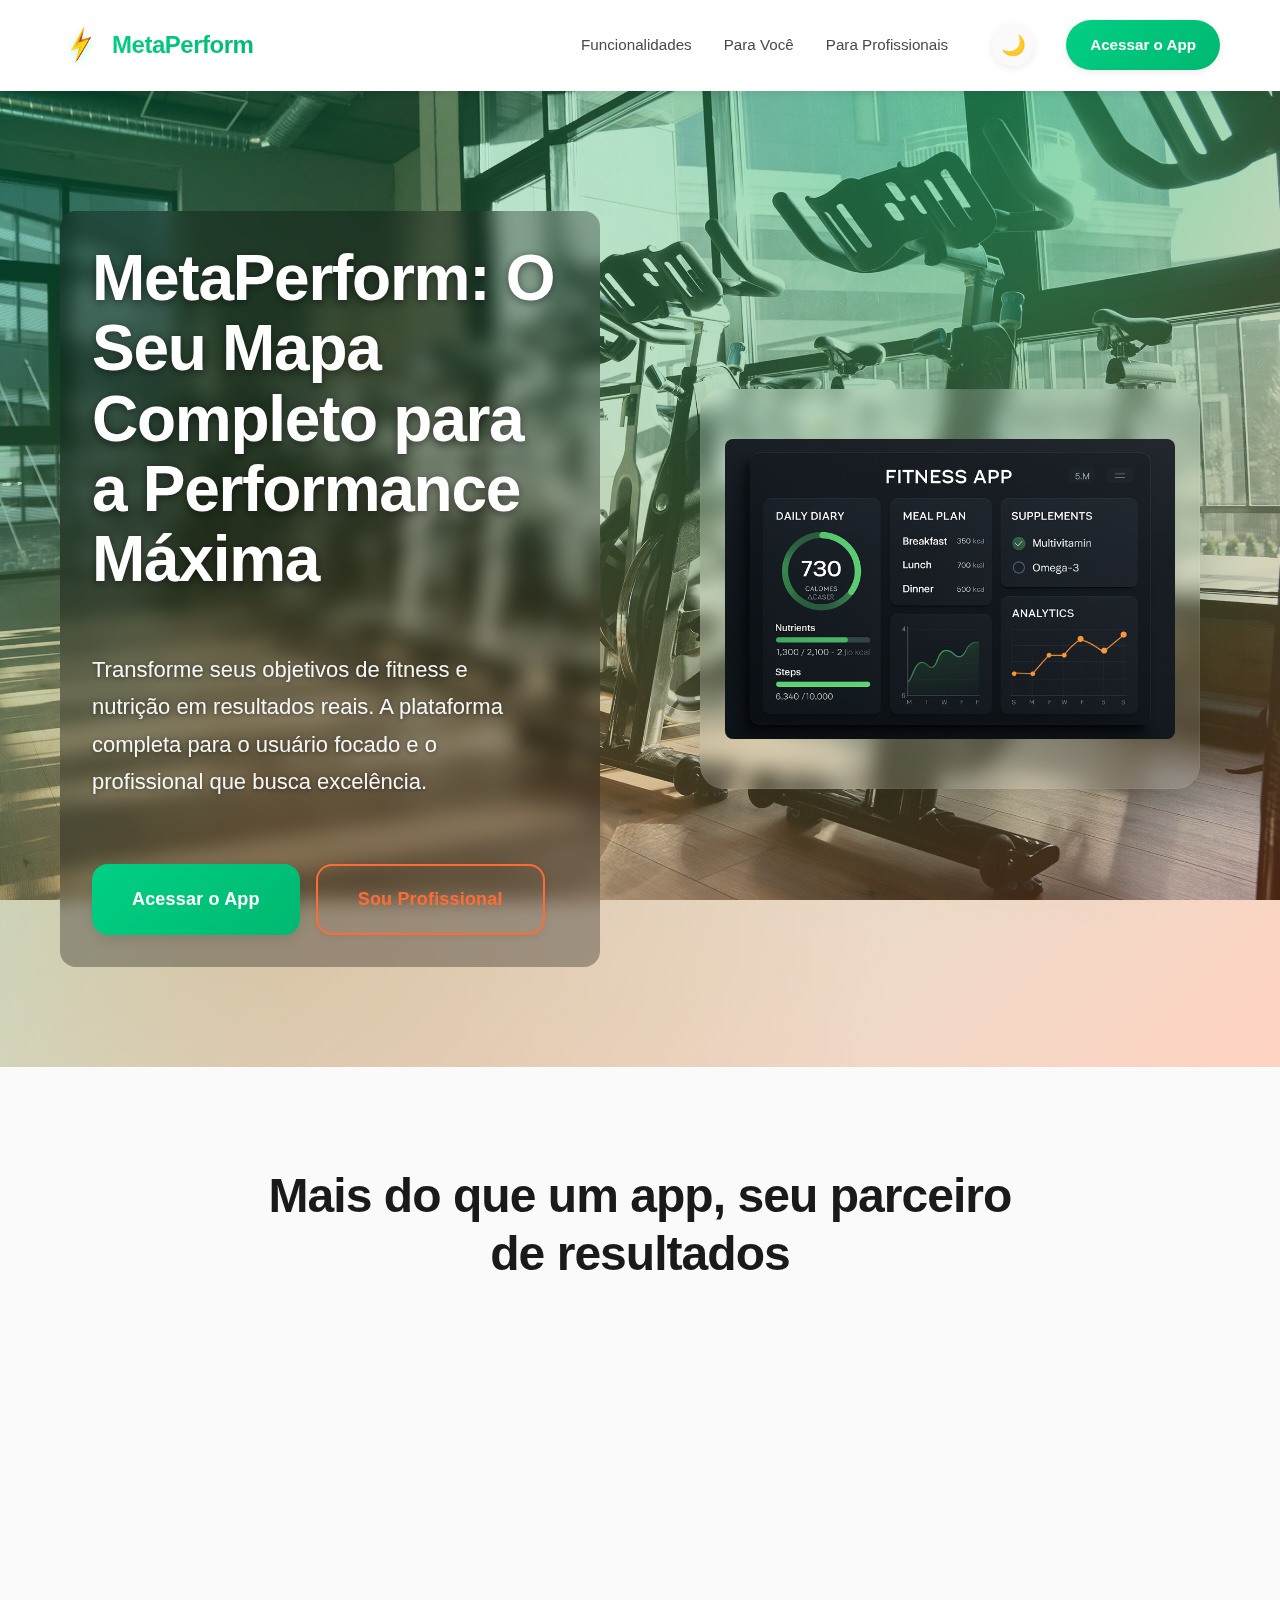
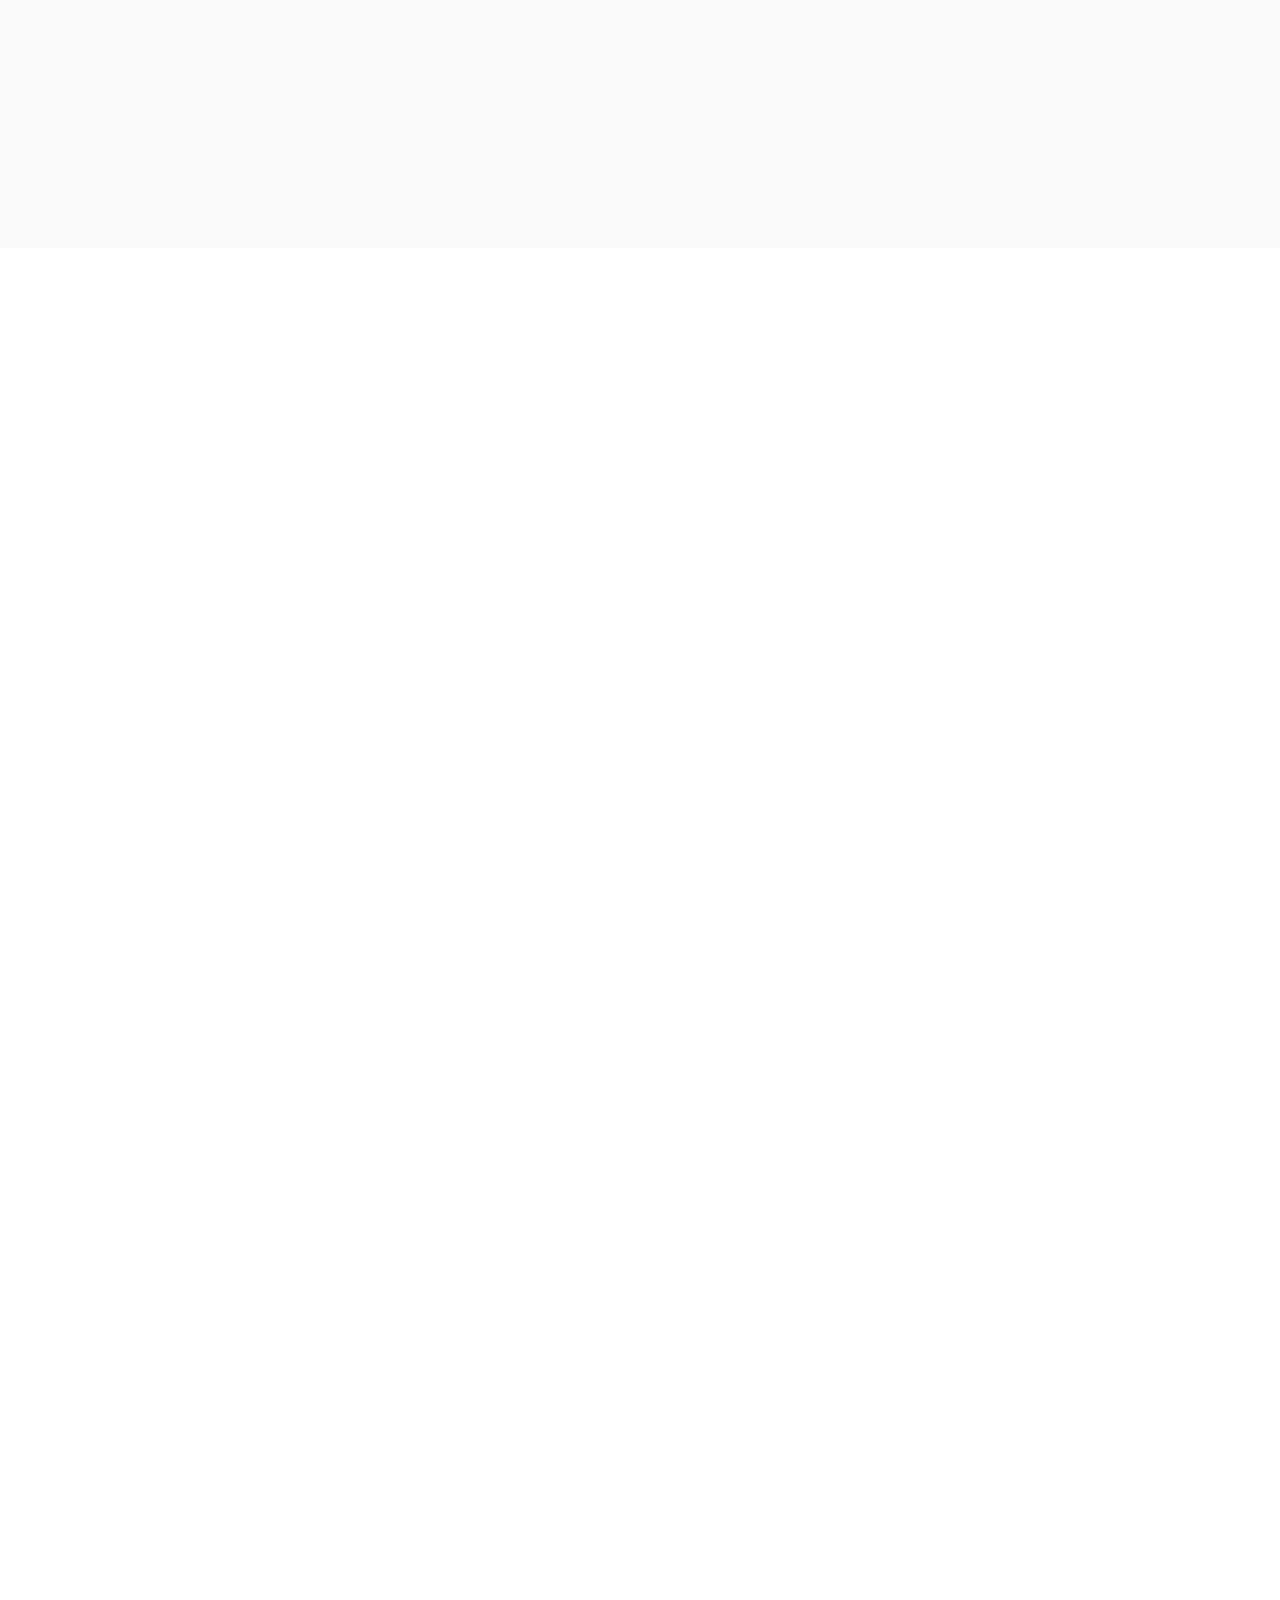
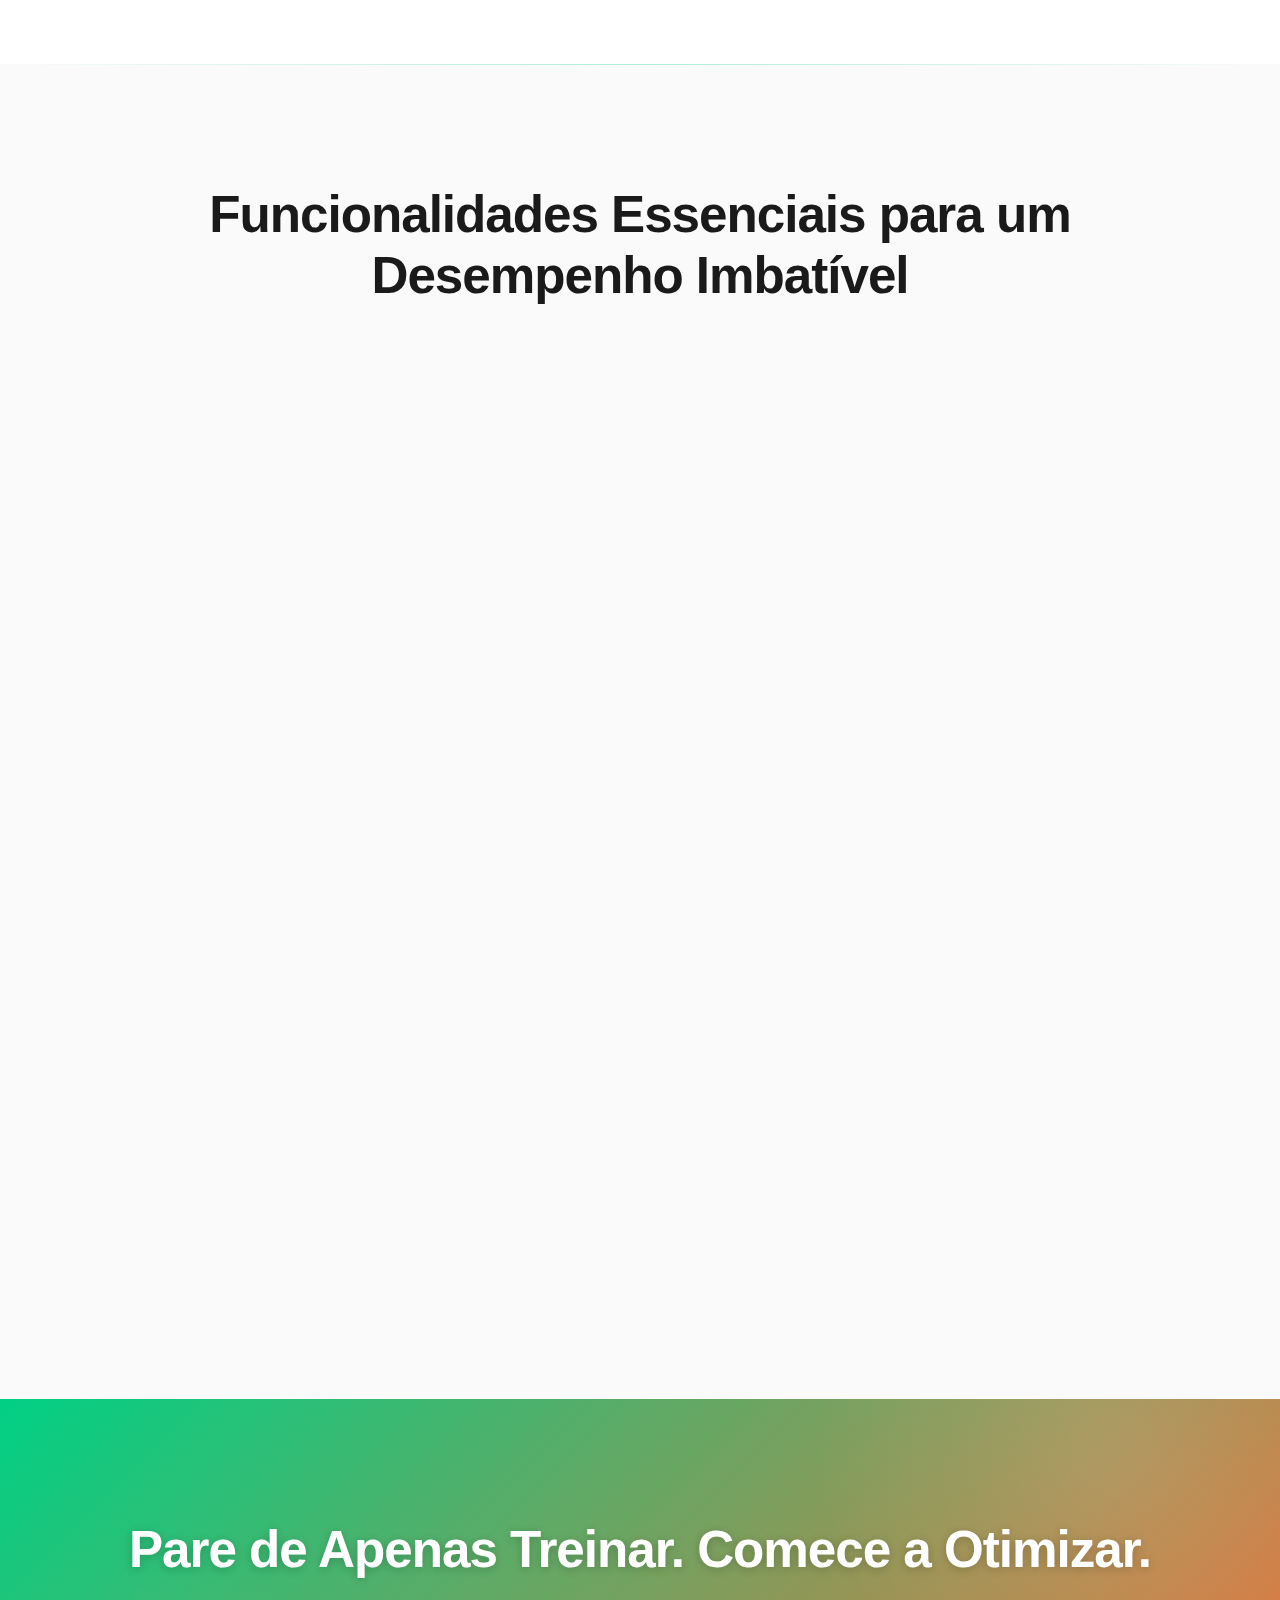
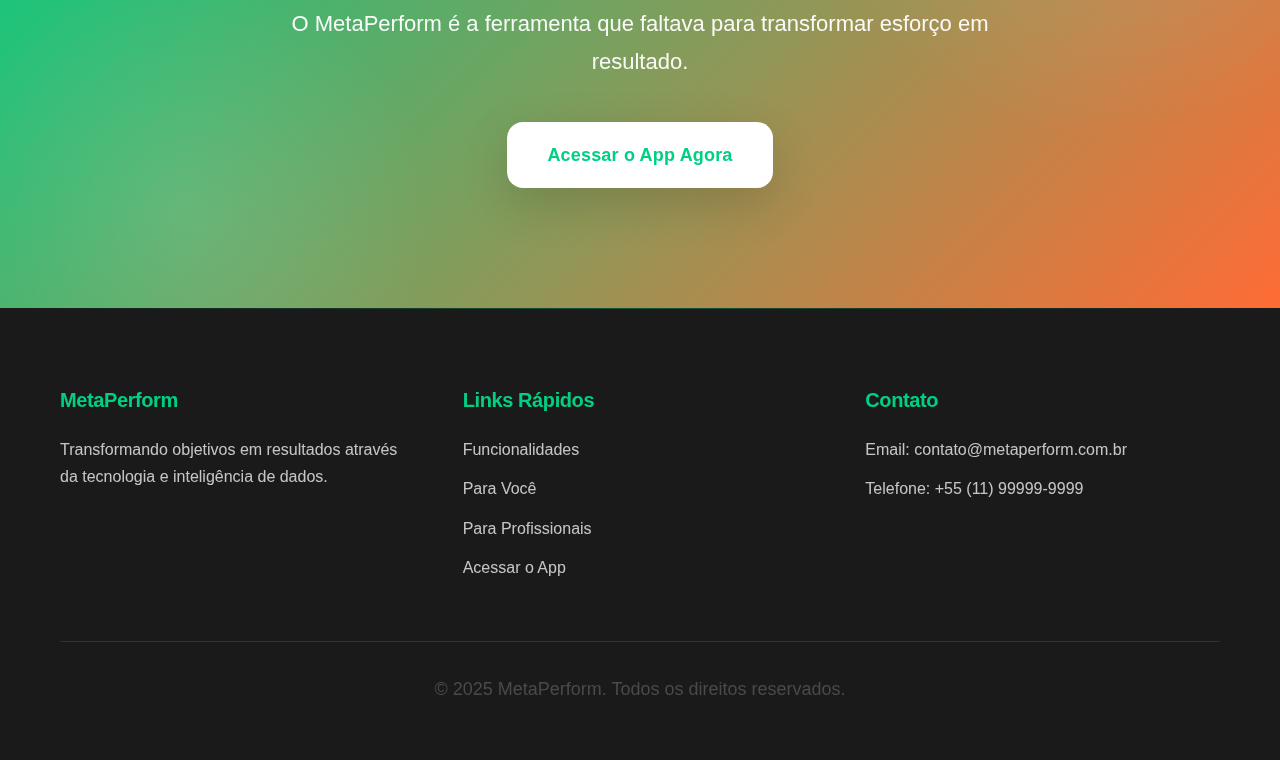
<file: index.html>
<!DOCTYPE html>
<html lang="pt-BR">
  <head>
    <meta charset="UTF-8" />
    <meta name="viewport" content="width=device-width, initial-scale=1.0" />
    <title>MetaPerform - Seu Mapa Completo para a Performance Máxima</title>
    <meta
      name="description"
      content="Transforme seus objetivos de fitness e nutrição em resultados reais. A plataforma completa para usuários focados e profissionais que buscam excelência."
    />
    <!-- Favicon -->
    <link rel="icon" type="image/png" href="assets/images/favicon.png" />
    <link
      rel="shortcut icon"
      type="image/png"
      href="assets/images/favicon.png"
    />
    <!-- Theme initialization script - Must run before CSS -->
    <script>
      (function () {
        function getSystemTheme() {
          if (
            window.matchMedia &&
            window.matchMedia("(prefers-color-scheme: dark)").matches
          ) {
            return "dark";
          }
          return "light";
        }

        function getTheme() {
          try {
            const savedTheme = localStorage.getItem("theme");
            if (savedTheme === "dark" || savedTheme === "light") {
              return savedTheme;
            }
          } catch (e) {
            // localStorage não disponível
          }
          return getSystemTheme();
        }

        // Aplicar tema imediatamente antes do CSS carregar
        const theme = getTheme();
        document.documentElement.setAttribute("data-theme", theme);
      })();
    </script>
    <link rel="stylesheet" href="assets/css/styles.css" />
  </head>
  <body>
    <!-- Navigation Bar -->
    <nav class="navbar">
      <div class="container">
        <div class="navbar-content">
          <div class="logo">
            <img
              src="assets/images/logo.png"
              alt="MetaPerform Logo"
              class="logo-icon"
            />
            <span class="logo-text">MetaPerform</span>
          </div>
          <div class="nav-links">
            <a href="#features" class="nav-link">Funcionalidades</a>
            <a href="#for-users" class="nav-link">Para Você</a>
            <a href="#for-professionals" class="nav-link">Para Profissionais</a>
            <button
              id="themeToggle"
              class="theme-toggle"
              onclick="toggleTheme()"
              aria-label="Alternar tema"
            >
              <span id="themeToggleIcon" class="theme-toggle-icon">🌙</span>
            </button>
            <a href="https://app.metaperform.com.br" class="nav-link nav-cta"
              >Acessar o App</a
            >
          </div>
          <button
            class="mobile-menu-btn"
            id="mobileMenuBtn"
            aria-label="Menu mobile"
          >
            <span></span>
            <span></span>
            <span></span>
          </button>
        </div>
      </div>
    </nav>

    <!-- Mobile Menu -->
    <div class="mobile-menu" id="mobileMenu">
      <a href="#features" class="mobile-link">Funcionalidades</a>
      <a href="#for-users" class="mobile-link">Para Você</a>
      <a href="#for-professionals" class="mobile-link">Para Profissionais</a>
      <button
        id="themeToggleMobile"
        class="theme-toggle mobile-link"
        onclick="toggleTheme()"
        style="margin-top: 1rem"
      >
        <span id="themeToggleIconMobile" class="theme-toggle-icon">🌙</span>
        <span>Tema</span>
      </button>
      <a href="https://app.metaperform.com.br" class="mobile-link mobile-cta"
        >Acessar o App</a
      >
    </div>

    <!-- Hero Section -->
    <section class="hero">
      <div class="container">
        <div class="hero-content">
          <h1 class="hero-title">
            MetaPerform: O Seu Mapa Completo para a Performance Máxima
          </h1>
          <p class="hero-subtitle">
            Transforme seus objetivos de fitness e nutrição em resultados reais.
            A plataforma completa para o usuário focado e o profissional que
            busca excelência.
          </p>
          <div class="hero-buttons">
            <a
              href="https://app.metaperform.com.br"
              class="btn btn-primary btn-lg"
              >Acessar o App</a
            >
            <a href="#for-professionals" class="btn btn-secondary btn-lg"
              >Sou Profissional</a
            >
          </div>
        </div>
        <div class="hero-image">
          <div class="image-placeholder">
            <img
              src="assets/images/hero_app_interface.png"
              alt="Interface do MetaPerform"
              class="hero-img"
              loading="eager"
            />
          </div>
        </div>
      </div>
    </section>

    <!-- Trust Section -->
    <section class="trust-section">
      <div class="container">
        <h2>Mais do que um app, seu parceiro de resultados</h2>
        <div class="trust-grid">
          <div class="trust-card">
            <div class="trust-icon">🎯</div>
            <div class="trust-title">Precisão Absoluta</div>
            <div class="trust-description">
              Dados reais, insights concretos. Transforme cada decisão em
              progresso mensurável.
            </div>
          </div>
          <div class="trust-card">
            <div class="trust-icon">⚡</div>
            <div class="trust-title">Eficiência Total</div>
            <div class="trust-description">
              Centralize tudo em um só lugar. Economize tempo e foque no que
              realmente importa.
            </div>
          </div>
          <div class="trust-card">
            <div class="trust-icon">🚀</div>
            <div class="trust-title">Resultados Reais</div>
            <div class="trust-description">
              Não promessas vazias. Metas alcançáveis com acompanhamento
              inteligente e dedicado.
            </div>
          </div>
        </div>
      </div>
    </section>

    <!-- Dual Section: For Users and Professionals -->
    <section class="dual-section">
      <div class="container">
        <!-- For Users -->
        <div id="for-users" class="dual-card users-card">
          <div class="dual-content">
            <h2>Para Você, que Busca o Próximo Nível</h2>
            <p>
              Pare de adivinhar. O MetaPerform centraliza seu diário alimentar,
              treinos e suplementação, fornecendo
              <strong>insights detalhados</strong> para que cada passo seja
              estratégico. Deixe a hidratação e as metas complexas serem
              calculadas e acompanhadas automaticamente.
            </p>
            <a href="https://app.metaperform.com.br" class="btn btn-primary"
              >Começar Minha Transformação</a
            >
          </div>
          <div class="dual-icon">
            <img
              src="assets/images/fitness_nutrition_integration.png"
              alt="Integração de Fitness e Nutrição"
              class="dual-img"
              loading="lazy"
            />
          </div>
        </div>

        <!-- For Professionals -->
        <div id="for-professionals" class="dual-card professionals-card">
          <div class="dual-icon">
            <img
              src="assets/images/professional_trainer_client.png"
              alt="Profissional e Cliente"
              class="dual-img"
              loading="lazy"
            />
          </div>
          <div class="dual-content">
            <h2>Para Profissionais, Acompanhamento Sem Limites</h2>
            <p>
              Nutricionistas e Personal Trainers: Acompanhe o progresso, o humor
              e as estatísticas de uso de suplementos de seus clientes em tempo
              real. Use a ferramenta de
              <strong>Comentários Diretos</strong> para dar feedback imediato e
              garantir o engajamento máximo. A excelência no acompanhamento
              começa aqui.
            </p>
            <a href="https://app.metaperform.com.br" class="btn btn-secondary"
              >Elevar o Nível do Meu Atendimento</a
            >
          </div>
        </div>
      </div>
    </section>

    <!-- Features Section -->
    <section id="features" class="features-section">
      <div class="container">
        <h2>Funcionalidades Essenciais para um Desempenho Imbatível</h2>
        <div class="features-grid">
          <!-- Feature 1 -->
          <div class="feature-card">
            <div class="feature-icon">📔</div>
            <h3>Diário Inteligente e Hidratação Personalizada</h3>
            <p>
              Registre refeições e exercícios. Receba um resumo diário e tenha a
              hidratação ideal calculada automaticamente com base no seu perfil.
            </p>
          </div>

          <!-- Feature 2 -->
          <div class="feature-card">
            <div class="feature-icon">🍽️</div>
            <h3>Cardápios e Metas Sob Medida</h3>
            <p>
              Crie cardápios completos para dias de treino e descanso.
              Estabeleça metas detalhadas de nutrição e performance, e acompanhe
              seu progresso de forma visual e motivadora.
            </p>
          </div>

          <!-- Feature 3 -->
          <div class="feature-card">
            <div class="feature-icon">💊</div>
            <h3>Gestão de Suplementos e Estatísticas</h3>
            <p>
              Controle seu estoque de suplementos, monitore o uso e veja
              estatísticas detalhadas para otimizar seus custos e resultados.
            </p>
          </div>

          <!-- Feature 4 -->
          <div class="feature-card">
            <div class="feature-icon">🛒</div>
            <h3>Listas de Compras e Controle de Custos</h3>
            <p>
              Gere listas de compras automaticamente a partir dos seus cardápios
              e gerencie os custos para manter seu planejamento financeiro e
              nutricional em dia.
            </p>
          </div>

          <!-- Feature 5 -->
          <div class="feature-card">
            <div class="feature-icon">📊</div>
            <h3>Relatórios Analíticos e Insights de Humor</h3>
            <p>
              Tenha acesso a relatórios gerais com análises de atividades,
              níveis de energia, hidratação e até mesmo o seu humor,
              transformando dados em decisões inteligentes.
            </p>
          </div>

          <!-- Feature 6 -->
          <div class="feature-card">
            <div class="feature-icon">💬</div>
            <h3>Acompanhamento Direto do Profissional</h3>
            <p>
              Profissionais e clientes podem interagir diretamente com
              comentários, dúvidas, sugestões e elogios, criando uma relação de
              confiança e excelência contínua.
            </p>
          </div>
        </div>
      </div>
    </section>

    <!-- CTA Final Section -->
    <section class="cta-final">
      <div class="container">
        <h2>Pare de Apenas Treinar. Comece a Otimizar.</h2>
        <p>
          O MetaPerform é a ferramenta que faltava para transformar esforço em
          resultado.
        </p>
        <a href="https://app.metaperform.com.br" class="btn btn-primary btn-lg"
          >Acessar o App Agora</a
        >
      </div>
    </section>

    <!-- Footer -->
    <footer class="footer">
      <div class="container">
        <div class="footer-content">
          <div class="footer-section">
            <h4>MetaPerform</h4>
            <p>
              Transformando objetivos em resultados através da tecnologia e
              inteligência de dados.
            </p>
          </div>
          <div class="footer-section">
            <h4>Links Rápidos</h4>
            <ul>
              <li><a href="#features">Funcionalidades</a></li>
              <li><a href="#for-users">Para Você</a></li>
              <li><a href="#for-professionals">Para Profissionais</a></li>
              <li>
                <a href="https://app.metaperform.com.br">Acessar o App</a>
              </li>
            </ul>
          </div>
          <div class="footer-section">
            <h4>Contato</h4>
            <p>
              Email:
              <a href="mailto:contato@metaperform.com.br"
                >contato@metaperform.com.br</a
              >
            </p>
            <p>
              Telefone: <a href="tel:+5511999999999">+55 (11) 99999-9999</a>
            </p>
          </div>
        </div>
        <div class="footer-bottom">
          <p>&copy; 2025 MetaPerform. Todos os direitos reservados.</p>
        </div>
      </div>
    </footer>

    <script src="assets/js/main.js"></script>
  </body>
</html>
</file>
<file: assets/css/styles.css>
/* ============================================
   RESET E VARIÁVEIS GLOBAIS - LIGHT MODE (PADRÃO)
   ============================================ */

:root {
  /* Cores Primárias - Mais Profissionais */
  --primary-color: #00d084;
  --primary-dark: #00b870;
  --primary-light: #00e698;
  --secondary-color: #ff6b35;
  --secondary-dark: #e55a2b;
  --secondary-light: #ff8a5c;

  /* Cores de Texto - Light Mode */
  --text-primary: #1a1a1a;
  --text-secondary: #4a4a4a;
  --text-muted: #6b7280;
  --text-light: #9ca3af;

  /* Cores de Fundo - Light Mode */
  --bg-primary: #ffffff;
  --bg-secondary: #fafafa;
  --bg-tertiary: #f5f5f5;
  --bg-overlay: rgba(255, 255, 255, 0.8);

  /* Cores de Acento - Gradientes Modernos */
  --gradient-primary: linear-gradient(135deg, #00d084 0%, #00b870 100%);
  --gradient-secondary: linear-gradient(135deg, #ff6b35 0%, #ff8a5c 100%);
  --gradient-hero: linear-gradient(
    135deg,
    rgba(0, 208, 132, 0.3) 0%,
    rgba(255, 107, 53, 0.3) 100%
  );
  --gradient-card: linear-gradient(
    135deg,
    rgba(255, 255, 255, 0.1) 0%,
    rgba(255, 255, 255, 0.05) 100%
  );

  /* Sombras Profissionais */
  --shadow-xs: 0 1px 2px rgba(0, 0, 0, 0.05);
  --shadow-sm: 0 2px 8px rgba(0, 0, 0, 0.08);
  --shadow-md: 0 4px 16px rgba(0, 0, 0, 0.1);
  --shadow-lg: 0 8px 32px rgba(0, 0, 0, 0.12);
  --shadow-xl: 0 16px 48px rgba(0, 0, 0, 0.15);
  --shadow-glow: 0 0 20px rgba(0, 208, 132, 0.3);

  /* Transições Suaves */
  --transition-fast: all 0.2s cubic-bezier(0.4, 0, 0.2, 1);
  --transition: all 0.3s cubic-bezier(0.4, 0, 0.2, 1);
  --transition-slow: all 0.5s cubic-bezier(0.4, 0, 0.2, 1);

  /* Border Radius */
  --radius-sm: 8px;
  --radius-md: 12px;
  --radius-lg: 16px;
  --radius-xl: 24px;
  --radius-full: 9999px;
}

/* ============================================
   DARK MODE VARIABLES
   ============================================ */

/* Media query para dark mode automático - usado apenas se não houver data-theme */
@media (prefers-color-scheme: dark) {
  :root:not([data-theme]) {
    /* Cores de Texto - Dark Mode */
    --text-primary: #ffffff;
    --text-secondary: #d1d5db;
    --text-muted: #9ca3af;
    --text-light: #6b7280;

    /* Cores de Fundo - Dark Mode */
    --bg-primary: #0a0a0a;
    --bg-secondary: #141414;
    --bg-tertiary: #1a1a1a;
    --bg-overlay: rgba(10, 10, 10, 0.9);

    /* Gradientes Dark Mode */
    --gradient-hero: linear-gradient(
      135deg,
      rgba(0, 208, 132, 0.5) 0%,
      rgba(255, 107, 53, 0.5) 100%
    );
    --gradient-card: linear-gradient(
      135deg,
      rgba(255, 255, 255, 0.05) 0%,
      rgba(255, 255, 255, 0.02) 100%
    );

    /* Sombras Dark Mode */
    --shadow-xs: 0 1px 2px rgba(0, 0, 0, 0.3);
    --shadow-sm: 0 2px 8px rgba(0, 0, 0, 0.4);
    --shadow-md: 0 4px 16px rgba(0, 0, 0, 0.5);
    --shadow-lg: 0 8px 32px rgba(0, 0, 0, 0.6);
    --shadow-xl: 0 16px 48px rgba(0, 0, 0, 0.7);
    --shadow-glow: 0 0 30px rgba(0, 208, 132, 0.4);
  }
}

/* Classe para forçar Dark Mode - TEM PRIORIDADE sobre media query */
[data-theme="dark"] {
  --text-primary: #ffffff;
  --text-secondary: #d1d5db;
  --text-muted: #9ca3af;
  --text-light: #6b7280;
  --bg-primary: #0a0a0a;
  --bg-secondary: #141414;
  --bg-tertiary: #1a1a1a;
  --bg-overlay: rgba(10, 10, 10, 0.9);
  --gradient-hero: linear-gradient(
    135deg,
    rgba(0, 208, 132, 0.3) 0%,
    rgba(255, 107, 53, 0.3) 100%
  );
  --gradient-card: linear-gradient(
    135deg,
    rgba(255, 255, 255, 0.05) 0%,
    rgba(255, 255, 255, 0.02) 100%
  );
  --shadow-xs: 0 1px 2px rgba(0, 0, 0, 0.3);
  --shadow-sm: 0 2px 8px rgba(0, 0, 0, 0.4);
  --shadow-md: 0 4px 16px rgba(0, 0, 0, 0.5);
  --shadow-lg: 0 8px 32px rgba(0, 0, 0, 0.6);
  --shadow-xl: 0 16px 48px rgba(0, 0, 0, 0.7);
  --shadow-glow: 0 0 30px rgba(0, 208, 132, 0.4);
}

/* Classe para forçar Light Mode - TEM PRIORIDADE sobre media query */
[data-theme="light"] {
  --text-primary: #1a1a1a;
  --text-secondary: #4a4a4a;
  --text-muted: #6b7280;
  --text-light: #9ca3af;
  --bg-primary: #ffffff;
  --bg-secondary: #fafafa;
  --bg-tertiary: #f5f5f5;
  --bg-overlay: rgba(255, 255, 255, 0.8);
  --gradient-hero: linear-gradient(
    135deg,
    rgba(0, 208, 132, 0.3) 0%,
    rgba(255, 107, 53, 0.3) 100%
  );
  --gradient-card: linear-gradient(
    135deg,
    rgba(255, 255, 255, 0.1) 0%,
    rgba(255, 255, 255, 0.05) 100%
  );
  --shadow-xs: 0 1px 2px rgba(0, 0, 0, 0.05);
  --shadow-sm: 0 2px 8px rgba(0, 0, 0, 0.08);
  --shadow-md: 0 4px 16px rgba(0, 0, 0, 0.1);
  --shadow-lg: 0 8px 32px rgba(0, 0, 0, 0.12);
  --shadow-xl: 0 16px 48px rgba(0, 0, 0, 0.15);
  --shadow-glow: 0 0 20px rgba(0, 208, 132, 0.3);
}

/* ============================================
   RESET E BASE
   ============================================ */

* {
  margin: 0;
  padding: 0;
  box-sizing: border-box;
}

html {
  scroll-behavior: smooth;
  font-size: 16px;
}

body {
  font-family: -apple-system, BlinkMacSystemFont, "Segoe UI", "Roboto", "Oxygen",
    "Ubuntu", "Cantarell", "Fira Sans", "Droid Sans", "Helvetica Neue",
    sans-serif;
  color: var(--text-primary);
  background-color: var(--bg-primary);
  line-height: 1.7;
  -webkit-font-smoothing: antialiased;
  -moz-osx-font-smoothing: grayscale;
  transition: background-color 0.5s ease, color 0.5s ease;
  overflow-x: hidden;
}

.container {
  max-width: 1280px;
  margin: 0 auto;
  padding: 0 24px;
}

@media (min-width: 768px) {
  .container {
    padding: 0 40px;
  }
}

@media (min-width: 1024px) {
  .container {
    padding: 0 60px;
  }
}

/* ============================================
   TYPOGRAPHY - MODERNA E ELEGANTE
   ============================================ */

h1,
h2,
h3,
h4,
h5,
h6 {
  font-weight: 800;
  line-height: 1.2;
  margin-bottom: 1.5rem;
  color: var(--text-primary);
  letter-spacing: -0.02em;
}

h1 {
  font-size: clamp(2.5rem, 5vw, 4.5rem);
  font-weight: 900;
  line-height: 1.1;
}

h2 {
  font-size: clamp(2rem, 4vw, 3.5rem);
  font-weight: 800;
}

h3 {
  font-size: clamp(1.5rem, 3vw, 2rem);
  font-weight: 700;
}

h4 {
  font-size: clamp(1.25rem, 2vw, 1.5rem);
  font-weight: 700;
}

p {
  font-size: clamp(1rem, 1.5vw, 1.125rem);
  color: var(--text-secondary);
  margin-bottom: 1.5rem;
  line-height: 1.75;
}

a {
  color: var(--primary-color);
  text-decoration: none;
  transition: var(--transition);
}

a:hover {
  color: var(--primary-dark);
}

strong {
  font-weight: 700;
  color: var(--text-primary);
}

/* ============================================
   THEME TOGGLE BUTTON - MODERNO
   ============================================ */

.theme-toggle {
  background: var(--bg-secondary);
  border: 1px solid transparent;
  color: var(--text-primary);
  padding: 10px 14px;
  border-radius: var(--radius-full);
  cursor: pointer;
  font-size: 1.1rem;
  transition: var(--transition);
  display: flex;
  align-items: center;
  justify-content: center;
  width: 42px;
  height: 42px;
  margin-left: 0.75rem;
  backdrop-filter: blur(10px);
  box-shadow: var(--shadow-sm);
}

.theme-toggle:hover {
  background: var(--bg-tertiary);
  transform: scale(1.05);
  box-shadow: var(--shadow-md);
}

.theme-toggle:active {
  transform: scale(0.95);
}

.theme-toggle-icon {
  font-size: 1.25rem;
  display: flex;
  align-items: center;
  justify-content: center;
}

/* ============================================
   BUTTONS - DESIGN PREMIUM
   ============================================ */

.btn {
  display: inline-flex;
  align-items: center;
  justify-content: center;
  padding: 14px 32px;
  border-radius: var(--radius-md);
  font-size: 1rem;
  font-weight: 600;
  text-align: center;
  cursor: pointer;
  transition: var(--transition);
  border: none;
  text-decoration: none;
  position: relative;
  overflow: hidden;
  white-space: nowrap;
  letter-spacing: 0.01em;
}

.btn::before {
  content: "";
  position: absolute;
  top: 0;
  left: -100%;
  width: 100%;
  height: 100%;
  background: linear-gradient(
    90deg,
    transparent,
    rgba(255, 255, 255, 0.2),
    transparent
  );
  transition: left 0.5s;
}

.btn:hover::before {
  left: 100%;
}

.btn-primary {
  background: var(--gradient-primary);
  color: #ffffff;
  box-shadow: var(--shadow-md);
}

.btn-primary:hover {
  transform: translateY(-2px);
  box-shadow: var(--shadow-lg), var(--shadow-glow);
}

.btn-primary:active {
  transform: translateY(0);
}

.btn-secondary {
  background: transparent;
  color: var(--secondary-color);
  border: 2px solid var(--secondary-color);
  box-shadow: var(--shadow-sm);
}

.btn-secondary:hover {
  background: var(--secondary-color);
  color: #ffffff;
  transform: translateY(-2px);
  box-shadow: var(--shadow-md);
}

.btn-lg {
  padding: 18px 40px;
  font-size: 1.125rem;
  border-radius: var(--radius-lg);
}

/* ============================================
   NAVBAR - GLASSMORPHISM EFFECT
   ============================================ */

.navbar {
  background: var(--bg-overlay);
  backdrop-filter: blur(20px) saturate(180%);
  -webkit-backdrop-filter: blur(20px) saturate(180%);
  box-shadow: var(--shadow-sm);
  position: sticky;
  top: 0;
  z-index: 1000;
  transition: var(--transition);
  border-bottom: 1px solid transparent;
}

.navbar.scrolled {
  background: var(--bg-overlay);
  box-shadow: var(--shadow-md);
  border-bottom-color: rgba(0, 208, 132, 0.1);
}

.navbar-content {
  display: flex;
  justify-content: space-between;
  align-items: center;
  padding: 1.25rem 0;
}

.logo {
  display: flex;
  align-items: center;
  gap: 12px;
  font-size: 1.5rem;
  font-weight: 900;
  color: var(--text-primary);
  transition: var(--transition);
}

.logo:hover {
  transform: scale(1.05);
}

.logo-icon {
  width: 40px;
  height: 40px;
  object-fit: contain;
  filter: drop-shadow(0 2px 4px rgba(0, 208, 132, 0.3));
  transition: var(--transition);
}

.logo-text {
  background: var(--gradient-primary);
  -webkit-background-clip: text;
  -webkit-text-fill-color: transparent;
  background-clip: text;
  letter-spacing: -0.02em;
}

.nav-links {
  display: flex;
  gap: 2rem;
  align-items: center;
}

.nav-link {
  font-size: 0.95rem;
  color: var(--text-secondary);
  font-weight: 500;
  transition: var(--transition);
  position: relative;
  padding: 0.5rem 0;
}

.nav-link::after {
  content: "";
  position: absolute;
  bottom: 0;
  left: 0;
  width: 0;
  height: 2px;
  background: var(--gradient-primary);
  transition: var(--transition);
}

.nav-link:hover {
  color: var(--primary-color);
}

.nav-link:hover::after {
  width: 100%;
}

.nav-cta {
  background: var(--gradient-primary);
  color: #ffffff;
  padding: 12px 24px;
  border-radius: var(--radius-full);
  font-weight: 600;
  box-shadow: var(--shadow-sm);
}

.nav-cta:hover {
  transform: translateY(-2px);
  box-shadow: var(--shadow-md);
  color: #ffffff;
}

.nav-cta::after {
  display: none;
}

.mobile-menu-btn {
  display: none;
  flex-direction: column;
  background: none;
  border: none;
  cursor: pointer;
  gap: 6px;
  padding: 8px;
  z-index: 1001;
}

.mobile-menu-btn span {
  width: 24px;
  height: 3px;
  background: var(--text-primary);
  border-radius: var(--radius-full);
  transition: var(--transition);
}

.mobile-menu-btn.active span:nth-child(1) {
  transform: rotate(45deg) translate(8px, 8px);
}

.mobile-menu-btn.active span:nth-child(2) {
  opacity: 0;
}

.mobile-menu-btn.active span:nth-child(3) {
  transform: rotate(-45deg) translate(7px, -7px);
}

.mobile-menu {
  display: none;
  flex-direction: column;
  gap: 0.5rem;
  padding: 1.5rem;
  background: var(--bg-overlay);
  backdrop-filter: blur(20px) saturate(180%);
  -webkit-backdrop-filter: blur(20px) saturate(180%);
  position: absolute;
  top: 100%;
  left: 0;
  right: 0;
  box-shadow: var(--shadow-lg);
  border-top: 1px solid rgba(0, 208, 132, 0.1);
}

.mobile-link {
  padding: 12px 16px;
  color: var(--text-primary);
  font-weight: 500;
  border-radius: var(--radius-md);
  transition: var(--transition);
}

.mobile-link:hover {
  background: var(--bg-secondary);
  color: var(--primary-color);
}

.mobile-cta {
  background: var(--gradient-primary);
  color: #ffffff;
  border-radius: var(--radius-full);
  padding: 14px 24px;
  text-align: center;
  font-weight: 600;
  margin-top: 0.5rem;
}

/* ============================================
   HERO SECTION - IMPACTANTE
   ============================================ */

.hero {
  background-image: url("../images/hero.jpg");
  background-size: cover;
  background-position: center;
  background-repeat: no-repeat;
  background-attachment: scroll;
  padding: 120px 0 100px;
  min-height: 90vh;
  display: flex;
  align-items: center;
  position: relative;
  overflow: hidden;
}

/* Fixed background no desktop para efeito parallax */
@media (min-width: 769px) {
  .hero {
    background-attachment: fixed;
  }
}

/* Gradiente overlay sobre a imagem de fundo - combina gradiente principal com efeitos radiais */
.hero::after {
  content: "";
  position: absolute;
  top: 0;
  left: 0;
  right: 0;
  bottom: 0;
  background: var(--gradient-hero),
    radial-gradient(
      circle at 80% 20%,
      rgba(0, 208, 132, 0.3) 0%,
      transparent 50%
    ),
    radial-gradient(
      circle at 20% 80%,
      rgba(255, 107, 53, 0.3) 0%,
      transparent 50%
    );
  z-index: 0;
}

.hero::before {
  content: "";
  position: absolute;
  top: -50%;
  right: -10%;
  width: 800px;
  height: 800px;
  background: radial-gradient(
    circle,
    rgba(0, 208, 132, 0.3) 0%,
    transparent 70%
  );
  border-radius: 50%;
  animation: float 20s ease-in-out infinite;
  z-index: 1;
}

.hero .container {
  display: grid;
  grid-template-columns: 1fr 1fr;
  gap: 5rem;
  align-items: center;
  position: relative;
  z-index: 1;
}

.hero-content {
  display: flex;
  flex-direction: column;
  gap: 2rem;
  animation: fadeInUp 0.8s ease-out;
  position: relative;
  z-index: 2;
  background: rgba(0, 0, 0, 0.3);
  padding: 2rem;
  border-radius: var(--radius-lg);
  backdrop-filter: blur(10px);
}

.hero-title {
  font-size: clamp(2.5rem, 5vw, 4.5rem);
  line-height: 1.1;
  color: #ffffff;
  text-shadow: 0 2px 10px rgba(0, 0, 0, 0.5);
  margin-bottom: 1.5rem;
}

.hero-subtitle {
  font-size: clamp(1.125rem, 2vw, 1.375rem);
  color: rgba(255, 255, 255, 0.95);
  line-height: 1.7;
  max-width: 90%;
  text-shadow: 0 1px 5px rgba(0, 0, 0, 0.5);
}

.hero-buttons {
  display: flex;
  gap: 1rem;
  flex-wrap: wrap;
  margin-top: 0.5rem;
}

.hero-image {
  display: flex;
  justify-content: center;
  align-items: center;
  position: relative;
  animation: fadeInRight 0.8s ease-out 0.2s both;
  z-index: 1;
}

.image-placeholder {
  width: 100%;
  max-width: 500px;
  min-height: 400px;
  background: var(--gradient-card);
  backdrop-filter: blur(10px);
  border-radius: var(--radius-xl);
  display: flex;
  align-items: center;
  justify-content: center;
  box-shadow: var(--shadow-xl);
  border: 1px solid rgba(255, 255, 255, 0.1);
  animation: float 6s ease-in-out infinite;
  position: relative;
  overflow: hidden;
  padding: 1rem;
}

.image-placeholder::before {
  content: "";
  position: absolute;
  top: -50%;
  left: -50%;
  width: 200%;
  height: 200%;
  background: linear-gradient(
    45deg,
    transparent,
    rgba(255, 255, 255, 0.1),
    transparent
  );
  transform: rotate(45deg);
  animation: shine 3s infinite;
  z-index: 1;
}

@keyframes shine {
  0% {
    transform: translateX(-100%) translateY(-100%) rotate(45deg);
  }
  100% {
    transform: translateX(100%) translateY(100%) rotate(45deg);
  }
}

.image-placeholder img,
.image-placeholder svg {
  width: 100%;
  height: 100%;
  object-fit: contain;
  position: relative;
  z-index: 2;
  border-radius: var(--radius-lg);
}

.image-placeholder img {
  padding: 0.5rem;
  max-height: 100%;
}

.image-placeholder svg {
  width: 85%;
  height: 85%;
}

.hero-img {
  width: 100%;
  height: 100%;
  object-fit: contain;
  border-radius: var(--radius-lg);
}

@keyframes float {
  0%,
  100% {
    transform: translateY(0px) rotate(0deg);
  }
  50% {
    transform: translateY(-20px) rotate(5deg);
  }
}

@keyframes fadeInUp {
  from {
    opacity: 0;
    transform: translateY(30px);
  }
  to {
    opacity: 1;
    transform: translateY(0);
  }
}

@keyframes fadeInRight {
  from {
    opacity: 0;
    transform: translateX(30px);
  }
  to {
    opacity: 1;
    transform: translateX(0);
  }
}

/* ============================================
   TRUST SECTION - ELEGANTE
   ============================================ */

.trust-section {
  background: var(--bg-secondary);
  padding: 100px 0;
  text-align: center;
  transition: background-color 0.5s ease;
  position: relative;
}

.trust-section h2 {
  margin-bottom: 4rem;
  font-size: clamp(2rem, 4vw, 3rem);
  color: var(--text-primary);
  max-width: 800px;
  margin-left: auto;
  margin-right: auto;
}

.trust-grid {
  display: grid;
  grid-template-columns: repeat(auto-fit, minmax(300px, 1fr));
  gap: 2rem;
  max-width: 1100px;
  margin: 0 auto;
}

.trust-card {
  background: var(--bg-primary);
  padding: 3rem 2.5rem;
  border-radius: var(--radius-lg);
  box-shadow: var(--shadow-sm);
  transition: var(--transition);
  border: 1px solid transparent;
  position: relative;
  overflow: hidden;
  text-align: center;
}

.trust-card::before {
  content: "";
  position: absolute;
  top: 0;
  left: 0;
  right: 0;
  height: 4px;
  background: var(--gradient-primary);
  transform: scaleX(0);
  transition: var(--transition);
}

.trust-card:hover {
  transform: translateY(-8px);
  box-shadow: var(--shadow-lg);
  border-color: rgba(0, 208, 132, 0.2);
}

.trust-card:hover::before {
  transform: scaleX(1);
}

.trust-icon {
  font-size: 4rem;
  margin-bottom: 1.5rem;
  display: block;
  filter: drop-shadow(0 4px 8px rgba(0, 208, 132, 0.2));
  animation: float 3s ease-in-out infinite;
}

.trust-card:nth-child(2) .trust-icon {
  animation-delay: 0.5s;
}

.trust-card:nth-child(3) .trust-icon {
  animation-delay: 1s;
}

.trust-title {
  font-size: clamp(1.5rem, 2.5vw, 1.875rem);
  font-weight: 700;
  color: var(--text-primary);
  margin-bottom: 1rem;
  line-height: 1.3;
}

.trust-description {
  font-size: 1.0625rem;
  color: var(--text-secondary);
  line-height: 1.7;
  max-width: 100%;
}

/* ============================================
   DUAL SECTION - MODERNO
   ============================================ */

.dual-section {
  padding: 120px 0;
  background: var(--bg-primary);
  transition: background-color 0.5s ease;
}

.dual-section .container {
  display: grid;
  grid-template-columns: 1fr;
  gap: 4rem;
}

.dual-card {
  display: grid;
  grid-template-columns: 1fr 1fr;
  gap: 4rem;
  align-items: center;
  padding: 4rem;
  border-radius: var(--radius-xl);
  box-shadow: var(--shadow-md);
  transition: var(--transition);
  background: var(--bg-primary);
  border: 1px solid transparent;
  position: relative;
  overflow: hidden;
}

.dual-card::before {
  content: "";
  position: absolute;
  top: 0;
  left: 0;
  bottom: 0;
  width: 6px;
  background: var(--gradient-primary);
  transition: var(--transition);
}

.users-card::before {
  background: var(--gradient-primary);
}

.professionals-card::before {
  background: var(--gradient-secondary);
}

.dual-card:hover {
  transform: translateY(-4px);
  box-shadow: var(--shadow-xl);
  border-color: rgba(0, 208, 132, 0.2);
}

.users-card {
  background: linear-gradient(
    135deg,
    rgba(0, 208, 132, 0.03) 0%,
    rgba(0, 208, 132, 0.01) 100%
  );
}

.professionals-card {
  background: linear-gradient(
    135deg,
    rgba(255, 107, 53, 0.03) 0%,
    rgba(255, 107, 53, 0.01) 100%
  );
  grid-template-columns: 1fr 1fr;
}

.professionals-card .dual-icon {
  order: -1;
}

.dual-content h2 {
  font-size: clamp(1.75rem, 3vw, 2.5rem);
  margin-bottom: 1.5rem;
  color: var(--text-primary);
  line-height: 1.3;
}

.dual-content p {
  font-size: clamp(1.0625rem, 1.5vw, 1.1875rem);
  color: var(--text-secondary);
  margin-bottom: 2rem;
  line-height: 1.8;
}

.dual-icon {
  display: flex;
  justify-content: center;
  align-items: center;
  position: relative;
}

.dual-icon img {
  width: 100%;
  max-width: 450px;
  height: auto;
  border-radius: var(--radius-lg);
  box-shadow: var(--shadow-lg);
  filter: drop-shadow(0 8px 16px rgba(0, 0, 0, 0.15));
  transition: var(--transition);
  object-fit: contain;
}

.dual-icon img:hover {
  transform: scale(1.03);
  filter: drop-shadow(0 12px 24px rgba(0, 0, 0, 0.2));
}

.dual-icon svg {
  width: 100%;
  max-width: 350px;
  height: auto;
  filter: drop-shadow(0 8px 16px rgba(0, 0, 0, 0.1));
}

/* ============================================
   FEATURES SECTION - PREMIUM
   ============================================ */

.features-section {
  background: var(--bg-secondary);
  padding: 120px 0;
  transition: background-color 0.5s ease;
  position: relative;
}

.features-section::before {
  content: "";
  position: absolute;
  top: 0;
  left: 0;
  right: 0;
  height: 1px;
  background: linear-gradient(
    90deg,
    transparent,
    rgba(0, 208, 132, 0.3),
    transparent
  );
}

.features-section h2 {
  text-align: center;
  margin-bottom: 4rem;
  font-size: clamp(2rem, 4vw, 3.5rem);
  color: var(--text-primary);
  max-width: 900px;
  margin-left: auto;
  margin-right: auto;
}

.features-grid {
  display: grid;
  grid-template-columns: repeat(auto-fit, minmax(340px, 1fr));
  gap: 2rem;
  max-width: 1200px;
  margin: 0 auto;
}

.feature-card {
  background: var(--bg-primary);
  padding: 2.5rem;
  border-radius: var(--radius-lg);
  box-shadow: var(--shadow-sm);
  transition: var(--transition);
  border-top: 4px solid transparent;
  text-align: left;
  position: relative;
  overflow: hidden;
  border: 1px solid transparent;
}

.feature-card::before {
  content: "";
  position: absolute;
  top: 0;
  left: 0;
  right: 0;
  height: 4px;
  background: var(--gradient-primary);
  transform: scaleX(0);
  transition: var(--transition);
}

.feature-card:nth-child(even)::before {
  background: var(--gradient-secondary);
}

.feature-card:hover {
  transform: translateY(-8px);
  box-shadow: var(--shadow-xl);
  border-color: rgba(0, 208, 132, 0.2);
}

.feature-card:hover::before {
  transform: scaleX(1);
}

.feature-icon {
  font-size: 3.5rem;
  margin-bottom: 1.5rem;
  display: block;
  filter: drop-shadow(0 4px 8px rgba(0, 0, 0, 0.1));
}

.feature-card h3 {
  font-size: clamp(1.25rem, 2vw, 1.5rem);
  margin-bottom: 1rem;
  color: var(--text-primary);
  font-weight: 700;
}

.feature-card p {
  font-size: 1.0625rem;
  color: var(--text-secondary);
  line-height: 1.75;
  margin-bottom: 0;
}

/* ============================================
   CTA FINAL SECTION - IMPACTANTE
   ============================================ */

.cta-final {
  background: linear-gradient(135deg, #00d084 0%, #ff6b35 100%);
  color: #ffffff;
  padding: 120px 0;
  text-align: center;
  position: relative;
  overflow: hidden;
}

.cta-final::before {
  content: "";
  position: absolute;
  top: -50%;
  right: -10%;
  width: 600px;
  height: 600px;
  background: radial-gradient(
    circle,
    rgba(255, 255, 255, 0.1) 0%,
    transparent 70%
  );
  border-radius: 50%;
  animation: float 20s ease-in-out infinite;
}

.cta-final::after {
  content: "";
  position: absolute;
  bottom: -30%;
  left: -5%;
  width: 500px;
  height: 500px;
  background: radial-gradient(
    circle,
    rgba(255, 255, 255, 0.1) 0%,
    transparent 70%
  );
  border-radius: 50%;
  animation: float 15s ease-in-out infinite reverse;
}

.cta-final .container {
  position: relative;
  z-index: 1;
}

.cta-final h2 {
  color: #ffffff;
  font-size: clamp(2rem, 4vw, 3.5rem);
  margin-bottom: 1.5rem;
  text-shadow: 0 2px 10px rgba(0, 0, 0, 0.2);
}

.cta-final p {
  color: rgba(255, 255, 255, 0.95);
  font-size: clamp(1.125rem, 2vw, 1.375rem);
  margin-bottom: 2.5rem;
  max-width: 700px;
  margin-left: auto;
  margin-right: auto;
}

.cta-final .btn-primary {
  background: #ffffff;
  color: var(--primary-color);
  font-weight: 700;
  box-shadow: var(--shadow-xl);
}

.cta-final .btn-primary:hover {
  background: rgba(255, 255, 255, 0.95);
  color: var(--secondary-color);
  transform: translateY(-3px);
  box-shadow: 0 12px 40px rgba(0, 0, 0, 0.3);
}

/* ============================================
   FOOTER - PROFISSIONAL
   ============================================ */

.footer {
  background: var(--text-primary);
  color: #ffffff;
  padding: 80px 0 30px;
  transition: background-color 0.5s ease;
  position: relative;
}

.footer::before {
  content: "";
  position: absolute;
  top: 0;
  left: 0;
  right: 0;
  height: 1px;
  background: linear-gradient(
    90deg,
    transparent,
    rgba(0, 208, 132, 0.3),
    transparent
  );
}

.footer-content {
  display: grid;
  grid-template-columns: repeat(auto-fit, minmax(280px, 1fr));
  gap: 3rem;
  margin-bottom: 3rem;
}

.footer-section h4 {
  color: var(--primary-color);
  margin-bottom: 1.5rem;
  font-size: 1.25rem;
  font-weight: 700;
}

.footer-section p {
  color: rgba(255, 255, 255, 0.75);
  font-size: 1rem;
  margin-bottom: 0.75rem;
  line-height: 1.7;
}

.footer-section a {
  color: rgba(255, 255, 255, 0.75);
  transition: var(--transition);
}

.footer-section a:hover {
  color: var(--primary-color);
}

.footer-section ul {
  list-style: none;
}

.footer-section ul li {
  margin-bottom: 0.75rem;
}

.footer-section ul li a {
  display: inline-block;
  transition: var(--transition);
}

.footer-section ul li a:hover {
  transform: translateX(4px);
}

.footer-bottom {
  border-top: 1px solid rgba(255, 255, 255, 0.1);
  padding-top: 2rem;
  text-align: center;
  color: rgba(255, 255, 255, 0.6);
  font-size: 0.9375rem;
}

/* ============================================
   SCROLL TO TOP BUTTON - MODERNO
   ============================================ */

.scroll-to-top {
  position: fixed;
  bottom: 40px;
  right: 40px;
  width: 56px;
  height: 56px;
  background: var(--gradient-primary);
  color: #ffffff;
  border: none;
  border-radius: var(--radius-full);
  cursor: pointer;
  font-size: 24px;
  display: none;
  align-items: center;
  justify-content: center;
  z-index: 999;
  box-shadow: var(--shadow-lg);
  transition: var(--transition);
  opacity: 0;
  transform: scale(0.8);
}

.scroll-to-top.show {
  display: flex;
  opacity: 1;
  transform: scale(1);
}

.scroll-to-top:hover {
  transform: scale(1.1) translateY(-4px);
  box-shadow: var(--shadow-xl), var(--shadow-glow);
}

.scroll-to-top:active {
  transform: scale(0.95);
}

/* ============================================
   RESPONSIVE DESIGN
   ============================================ */

@media (max-width: 768px) {
  .mobile-menu-btn {
    display: flex;
  }

  .nav-links {
    display: none;
  }

  .mobile-menu.active {
    display: flex;
  }

  .theme-toggle {
    margin-left: 0;
    margin-top: 1rem;
  }

  .hero {
    padding: 80px 0 60px;
    min-height: auto;
  }

  .hero .container {
    grid-template-columns: 1fr;
    gap: 3rem;
  }

  .hero-content {
    text-align: center;
  }

  .hero-subtitle {
    max-width: 100%;
  }

  .hero-buttons {
    justify-content: center;
  }

  .hero-buttons .btn {
    width: 100%;
    max-width: 300px;
  }

  .trust-section,
  .dual-section,
  .features-section {
    padding: 60px 0;
  }

  .trust-section h2,
  .features-section h2 {
    margin-bottom: 3rem;
  }

  .dual-card {
    grid-template-columns: 1fr;
    padding: 2.5rem 1.5rem;
    gap: 2rem;
  }

  .professionals-card {
    grid-template-columns: 1fr;
  }

  .professionals-card .dual-icon {
    order: 0;
  }

  .features-grid {
    grid-template-columns: 1fr;
  }

  .trust-grid {
    grid-template-columns: 1fr;
  }

  .cta-final {
    padding: 80px 0;
  }

  .footer-content {
    grid-template-columns: 1fr;
    gap: 2rem;
  }

  .scroll-to-top {
    bottom: 24px;
    right: 24px;
    width: 48px;
    height: 48px;
    font-size: 20px;
  }
}

@media (max-width: 480px) {
  .container {
    padding: 0 20px;
  }

  .hero {
    padding: 60px 0 40px;
  }

  .trust-section,
  .dual-section,
  .features-section,
  .cta-final {
    padding: 50px 0;
  }

  .dual-card {
    padding: 2rem 1.25rem;
  }

  .feature-card {
    padding: 2rem 1.5rem;
  }

  .trust-card {
    padding: 2rem 1.5rem;
  }

  .hero-buttons .btn {
    width: 100%;
  }

  .btn {
    padding: 12px 24px;
    font-size: 0.9375rem;
  }

  .btn-lg {
    padding: 14px 32px;
    font-size: 1rem;
  }
}

/* ============================================
   ANIMATIONS - ELEGANTES
   ============================================ */

.feature-card,
.trust-card,
.dual-card {
  opacity: 0;
  animation: fadeInUp 0.8s ease-out forwards;
}

.feature-card:nth-child(1) {
  animation-delay: 0.1s;
}
.feature-card:nth-child(2) {
  animation-delay: 0.2s;
}
.feature-card:nth-child(3) {
  animation-delay: 0.3s;
}
.feature-card:nth-child(4) {
  animation-delay: 0.4s;
}
.feature-card:nth-child(5) {
  animation-delay: 0.5s;
}
.feature-card:nth-child(6) {
  animation-delay: 0.6s;
}

.trust-card:nth-child(1) {
  animation-delay: 0.1s;
}
.trust-card:nth-child(2) {
  animation-delay: 0.2s;
}
.trust-card:nth-child(3) {
  animation-delay: 0.3s;
}

/* Smooth transitions for theme changes */
* {
  transition: background-color 0.3s ease, color 0.3s ease,
    border-color 0.3s ease;
}

/* Focus states for accessibility */
:focus-visible {
  outline: 2px solid var(--primary-color);
  outline-offset: 2px;
}
</file>
